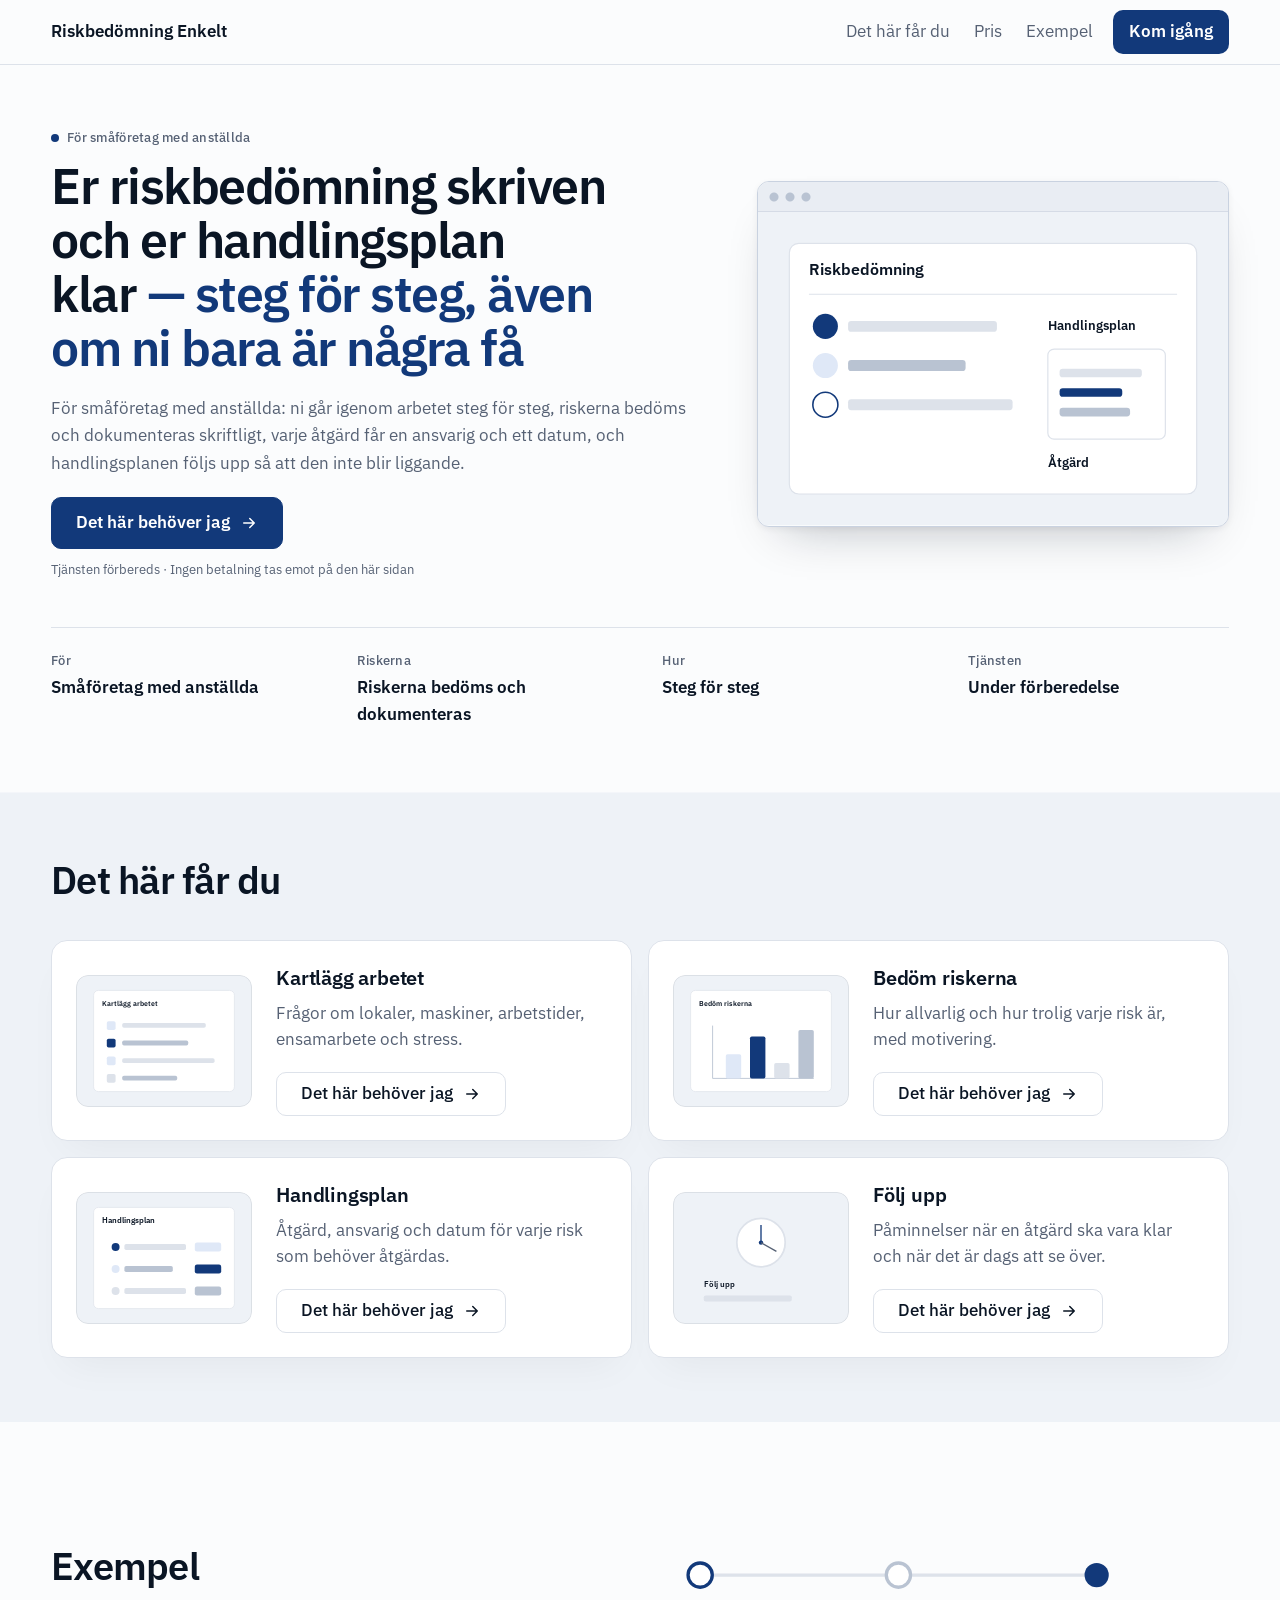
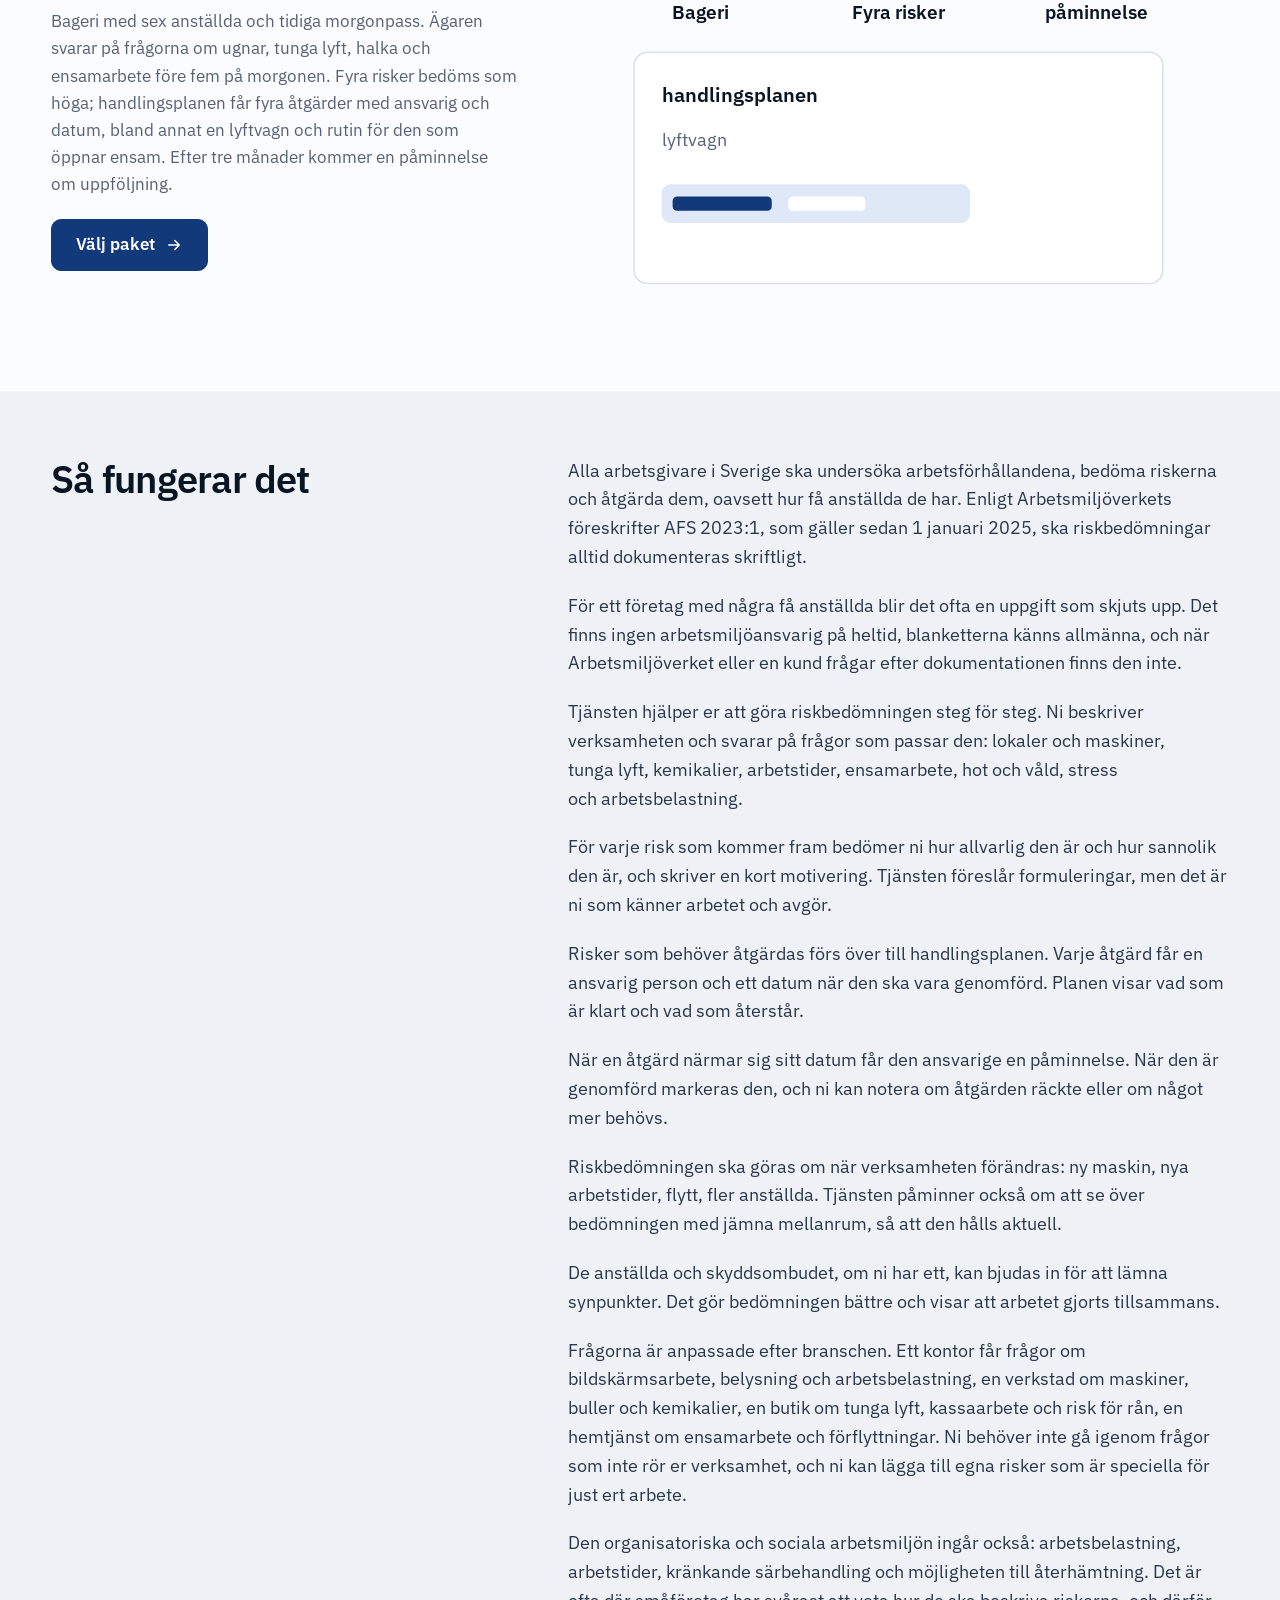
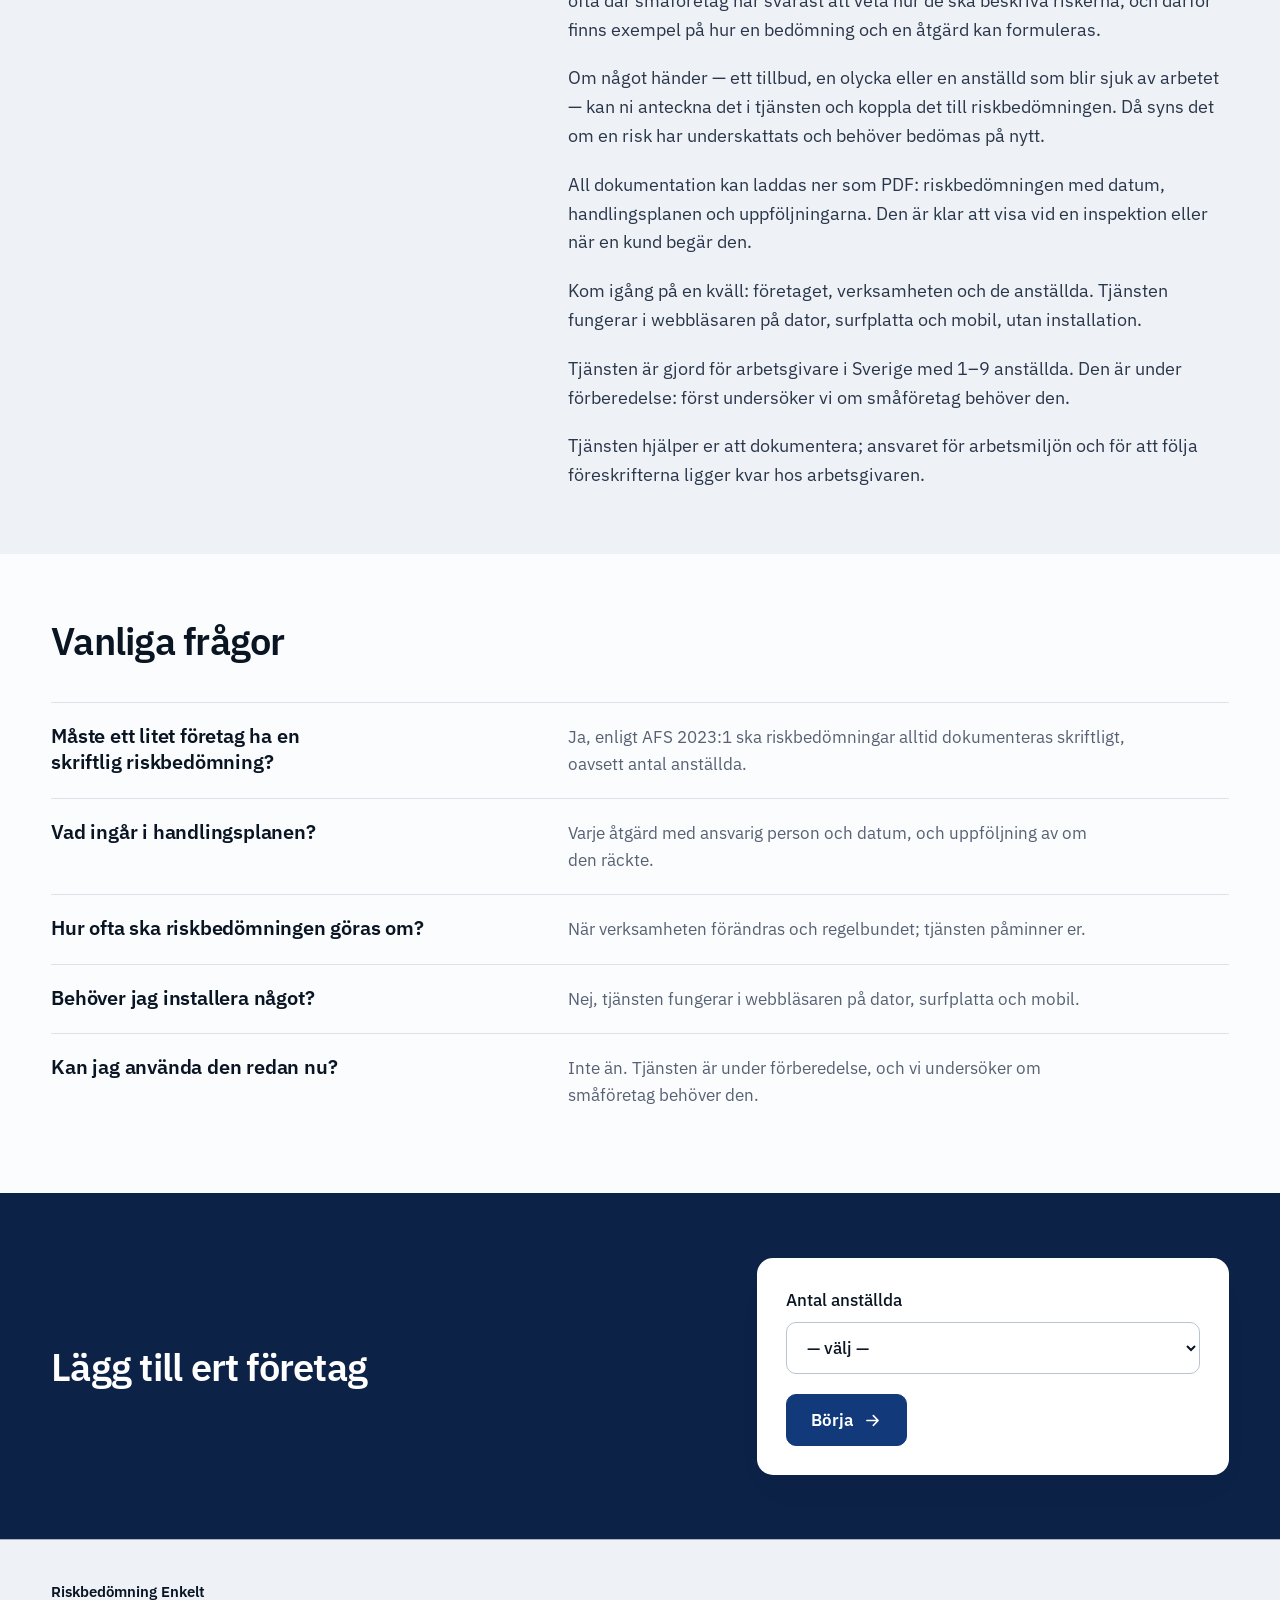
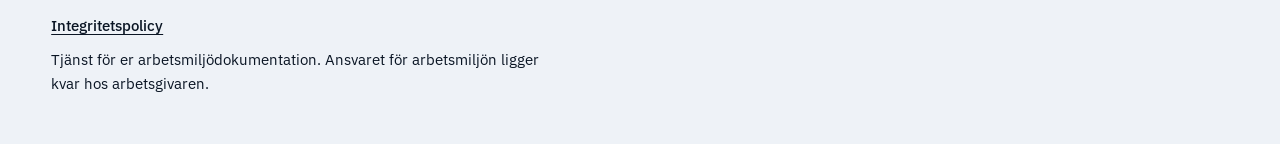
<file: index.html>
<!doctype html>
<html lang="sv-SE">
<head>
<meta charset="utf-8">
<!-- Google Tag Manager -->
<script>(function(w,d,s,l,i){w[l]=w[l]||[];w[l].push({'gtm.start':
new Date().getTime(),event:'gtm.js'});var f=d.getElementsByTagName(s)[0],
j=d.createElement(s),dl=l!='dataLayer'?'&l='+l:'';j.async=true;j.src=
'https://www.googletagmanager.com/gtm.js?id='+i+dl;f.parentNode.insertBefore(j,f);
})(window,document,'script','dataLayer','GTM-N4CNMSP7');</script>
<!-- End Google Tag Manager -->
<meta name="viewport" content="width=device-width,initial-scale=1">
<link rel="canonical" href="https://riskbedomning.dokufolio.com/">
<title>Riskbedömning och handlingsplan för små företag</title>
<meta name="description" content="För arbetsgivare med 1–9 anställda: skriftlig riskbedömning och handlingsplan enligt AFS 2023:1, steg för steg, med påminnelser och uppföljning.">
<link rel="icon" href="favicon.svg">
<link rel="stylesheet" href="style.css">
<link rel="preconnect" href="https://fonts.googleapis.com">
<link rel="preconnect" href="https://fonts.gstatic.com" crossorigin>
<link rel="stylesheet" href="https://fonts.googleapis.com/css2?family=IBM+Plex+Sans:wght@400;500;600&display=swap">
<link rel="stylesheet" href="variant.css">
<script src="smoke.js" defer></script>
<!-- faq-jsonld:start -->
<script type="application/ld+json">
{
 "@context": "https://schema.org",
 "@type": "FAQPage",
 "mainEntity": [
  {
   "@type": "Question",
   "name": "Måste ett litet företag ha en skriftlig riskbedömning?",
   "acceptedAnswer": {
    "@type": "Answer",
    "text": "Ja, enligt AFS 2023:1 ska riskbedömningar alltid dokumenteras skriftligt, oavsett antal anställda."
   }
  },
  {
   "@type": "Question",
   "name": "Vad ingår i handlingsplanen?",
   "acceptedAnswer": {
    "@type": "Answer",
    "text": "Varje åtgärd med ansvarig person och datum, och uppföljning av om den räckte."
   }
  },
  {
   "@type": "Question",
   "name": "Hur ofta ska riskbedömningen göras om?",
   "acceptedAnswer": {
    "@type": "Answer",
    "text": "När verksamheten förändras och regelbundet; tjänsten påminner er."
   }
  },
  {
   "@type": "Question",
   "name": "Behöver jag installera något?",
   "acceptedAnswer": {
    "@type": "Answer",
    "text": "Nej, tjänsten fungerar i webbläsaren på dator, surfplatta och mobil."
   }
  },
  {
   "@type": "Question",
   "name": "Kan jag använda den redan nu?",
   "acceptedAnswer": {
    "@type": "Answer",
    "text": "Inte än. Tjänsten är under förberedelse, och vi undersöker om småföretag behöver den."
   }
  }
 ]
}
</script>
<!-- faq-jsonld:end -->
</head>
<body>
<!-- Google Tag Manager (noscript) -->
<noscript><iframe src="https://www.googletagmanager.com/ns.html?id=GTM-N4CNMSP7"
height="0" width="0" style="display:none;visibility:hidden"></iframe></noscript>
<!-- End Google Tag Manager (noscript) -->

<header><div class="shell">
  <a class="home" href="index.html" data-ev="click_logo_home">Riskbedömning Enkelt</a>
  <nav><a href="#vad" data-ev="click_nav_vad">Det här får du</a><a href="price.html" data-ev="click_nav_pris">Pris</a><a href="#exempel" data-ev="click_nav_exempel">Exempel</a><a href="#start" data-ev="click_nav_start">Kom igång</a></nav>
</div></header>

<main class="shell">
  <section class="split">
    <div class="stack">
      <p class="meta rise"><span class="dot"></span> För småföretag med anställda</p>
      <h1 class="rise" style="--i:1" data-len="long">Er riskbedömning skriven och er handlingsplan klar&nbsp;<span class="soft">— steg för steg, även om ni bara är några få</span></h1>
      <p class="rise" style="--i:2">För småföretag med anställda: ni går igenom arbetet steg för steg, riskerna bedöms och dokumenteras skriftligt, varje åtgärd får en ansvarig och ett datum, och handlingsplanen följs upp så att den inte blir liggande.</p>
      <a class="button rise" style="--i:3" href="price.html" data-ev="cta_click">Det här behöver jag</a>
      <p class="meta rise" style="--i:4">Tjänsten förbereds · Ingen betalning tas emot på den här sidan</p>
    </div>
    <figure class="window rise" style="--i:2"><svg aria-hidden="true" focusable="false" class="shot" xmlns="http://www.w3.org/2000/svg" viewBox="0 0 1200 800"><rect width="1200" height="800" fill="#eef2f7" /><rect x="80" y="80" width="1040" height="640" rx="24" fill="#ffffff" stroke="#dde2ea" stroke-width="3" /><text x="130" y="160" font-size="40" font-weight="600" fill="#0a1524">Riskbedömning</text><line x1="130" y1="210" x2="1070" y2="210" stroke="#dde2ea" stroke-width="3" fill="none" /><rect x="140" y="260" width="64" height="64" rx="32" fill="#12397a" /><rect x="230" y="278" width="380" height="28" rx="8" fill="#dde2ea" /><rect x="140" y="360" width="64" height="64" rx="32" fill="#dfe8f7" /><rect x="230" y="378" width="300" height="28" rx="8" fill="#b9c3d2" /><rect x="140" y="460" width="64" height="64" rx="32" fill="#ffffff" stroke="#12397a" stroke-width="4" /><rect x="230" y="478" width="420" height="28" rx="8" fill="#dde2ea" /><text x="740" y="300" font-size="32" font-weight="600" fill="#0a1524">Handlingsplan</text><rect x="740" y="350" width="300" height="230" rx="16" fill="#ffffff" stroke="#dde2ea" stroke-width="3" /><rect x="770" y="400" width="210" height="22" rx="8" fill="#dde2ea" /><rect x="770" y="450" width="160" height="22" rx="8" fill="#12397a" /><rect x="770" y="500" width="180" height="22" rx="8" fill="#b9c3d2" /><text x="740" y="650" font-size="32" font-weight="600" fill="#0a1524">Åtgärd</text></svg></figure>
    <dl class="facts">
      <div><dt>För</dt><dd>Småföretag med anställda</dd></div>
      <div><dt>Riskerna</dt><dd>Riskerna bedöms och dokumenteras</dd></div>
      <div><dt>Hur</dt><dd>Steg för steg</dd></div>
      <div><dt>Tjänsten</dt><dd>Under förberedelse</dd></div>
    </dl>
  </section>

  <section id="vad" data-view="features_view">
    <div class="stack"><h2>Det här får du</h2></div>
    <div class="bento">
      <article class="tile stack reveal">
        <div class="art"><svg aria-hidden="true" focusable="false" xmlns="http://www.w3.org/2000/svg" viewBox="0 0 800 600"><rect width="800" height="600" fill="#eef2f7" /><rect x="80" y="70" width="640" height="460" rx="22" fill="#ffffff" stroke="#dde2ea" stroke-width="3" /><text x="120" y="140" font-size="34" font-weight="600" fill="#0a1524">Kartlägg arbetet</text><rect x="140" y="210" width="40" height="40" rx="8" fill="#dfe8f7" /><rect x="210" y="218" width="380" height="22" rx="8" fill="#dde2ea" /><rect x="140" y="290" width="40" height="40" rx="8" fill="#12397a" /><rect x="210" y="298" width="300" height="22" rx="8" fill="#b9c3d2" /><rect x="140" y="370" width="40" height="40" rx="8" fill="#dfe8f7" /><rect x="210" y="378" width="420" height="22" rx="8" fill="#dde2ea" /><rect x="140" y="450" width="40" height="40" rx="8" fill="#dde2ea" /><rect x="210" y="458" width="250" height="22" rx="8" fill="#b9c3d2" /></svg></div>
        <h3>Kartlägg arbetet</h3><p>Frågor om lokaler, maskiner, arbetstider, ensamarbete och stress.</p>
        <a class="button quiet" href="price.html" data-ev="feature_kartlagg">Det här behöver jag</a>
      </article>
      <article class="tile stack reveal">
        <div class="art"><svg aria-hidden="true" focusable="false" xmlns="http://www.w3.org/2000/svg" viewBox="0 0 800 600"><rect width="800" height="600" fill="#eef2f7" /><rect x="80" y="70" width="640" height="460" rx="22" fill="#ffffff" stroke="#dde2ea" stroke-width="3" /><text x="120" y="140" font-size="34" font-weight="600" fill="#0a1524">Bedöm riskerna</text><line x1="180" y1="470" x2="640" y2="470" stroke="#b9c3d2" stroke-width="4" fill="none" /><line x1="180" y1="230" x2="180" y2="470" stroke="#b9c3d2" stroke-width="4" fill="none" /><rect x="240" y="360" width="70" height="110" rx="8" fill="#dfe8f7" /><rect x="350" y="280" width="70" height="190" rx="8" fill="#12397a" /><rect x="460" y="400" width="70" height="70" rx="8" fill="#dde2ea" /><rect x="570" y="250" width="70" height="220" rx="8" fill="#b9c3d2" /></svg></div>
        <h3>Bedöm riskerna</h3><p>Hur allvarlig och hur trolig varje risk är, med motivering.</p>
        <a class="button quiet" href="price.html" data-ev="feature_bedom">Det här behöver jag</a>
      </article>
      <article class="tile stack reveal">
        <div class="art"><svg aria-hidden="true" focusable="false" xmlns="http://www.w3.org/2000/svg" viewBox="0 0 800 600"><rect width="800" height="600" fill="#eef2f7" /><rect x="80" y="70" width="640" height="460" rx="22" fill="#ffffff" stroke="#dde2ea" stroke-width="3" /><text x="120" y="140" font-size="36" font-weight="600" fill="#0a1524">Handlingsplan</text><circle cx="180" cy="250" r="18" fill="#12397a" /><rect x="220" y="236" width="280" height="28" rx="8" fill="#dde2ea" /><rect x="540" y="230" width="120" height="40" rx="10" fill="#dfe8f7" /><circle cx="180" cy="350" r="18" fill="#dfe8f7" /><rect x="220" y="336" width="220" height="28" rx="8" fill="#b9c3d2" /><rect x="540" y="330" width="120" height="40" rx="10" fill="#12397a" /><circle cx="180" cy="450" r="18" fill="#dde2ea" /><rect x="220" y="436" width="280" height="28" rx="8" fill="#dde2ea" /><rect x="540" y="430" width="120" height="40" rx="10" fill="#b9c3d2" /></svg></div>
        <h3>Handlingsplan</h3><p>Åtgärd, ansvarig och datum för varje risk som behöver åtgärdas.</p>
        <a class="button quiet" href="price.html" data-ev="feature_plan">Det här behöver jag</a>
      </article>
      <article class="tile stack reveal">
        <div class="art"><svg aria-hidden="true" focusable="false" xmlns="http://www.w3.org/2000/svg" viewBox="0 0 800 600"><rect width="800" height="600" fill="#eef2f7" /><circle cx="400" cy="230" r="110" fill="#ffffff" stroke="#dde2ea" stroke-width="8" /><circle cx="400" cy="230" r="10" fill="#12397a" /><line x1="400" y1="230" x2="400" y2="150" stroke="#12397a" stroke-width="6" fill="none" /><line x1="400" y1="230" x2="470" y2="270" stroke="#566174" stroke-width="6" fill="none" /><text x="140" y="430" font-size="36" font-weight="600" fill="#0a1524">Följ upp</text><rect x="140" y="470" width="400" height="28" rx="8" fill="#dde2ea" /></svg></div>
        <h3>Följ upp</h3><p>Påminnelser när en åtgärd ska vara klar och när det är dags att se över.</p>
        <a class="button quiet" href="price.html" data-ev="feature_folj">Det här behöver jag</a>
      </article>
    </div>
  </section>

  <section id="exempel" data-view="example_view" class="split flip">
    <div class="stack">
      <h2>Exempel</h2>
      <p>Bageri med sex anställda och tidiga morgonpass. Ägaren svarar på frågorna om ugnar, tunga lyft, halka och ensamarbete före fem på morgonen. Fyra risker bedöms som höga; handlingsplanen får fyra åtgärder med ansvarig och datum, bland annat en lyftvagn och rutin för den som öppnar ensam. Efter tre månader kommer en påminnelse om uppföljning.</p>
    <a class="button" href="price.html" data-ev="click_cta_after_example">Välj paket</a>
    </div>
<svg aria-hidden="true" focusable="false" class="shot reveal" xmlns="http://www.w3.org/2000/svg" viewBox="0 0 1200 800"><rect width="1200" height="800" fill="#eef2f7" /><line x1="240" y1="160" x2="960" y2="160" stroke="#dde2ea" stroke-width="6" fill="none" /><circle cx="240" cy="160" r="22" fill="#ffffff" stroke="#12397a" stroke-width="6" /><circle cx="600" cy="160" r="22" fill="#ffffff" stroke="#b9c3d2" stroke-width="6" /><circle cx="960" cy="160" r="22" fill="#12397a" /><text x="240" y="240" font-size="34" font-weight="600" fill="#0a1524" text-anchor="middle">Bageri</text><text x="600" y="240" font-size="34" font-weight="600" fill="#0a1524" text-anchor="middle">Fyra risker</text><text x="960" y="240" font-size="34" font-weight="600" fill="#0a1524" text-anchor="middle">påminnelse</text><rect x="120" y="300" width="960" height="420" rx="24" fill="#ffffff" stroke="#dde2ea" stroke-width="3" /><text x="170" y="390" font-size="36" font-weight="600" fill="#0a1524">handlingsplanen</text><text x="170" y="470" font-size="32" fill="#566174">lyftvagn</text><rect x="170" y="540" width="560" height="70" rx="16" fill="#dfe8f7" /><rect x="190" y="562" width="180" height="26" rx="8" fill="#12397a" /><rect x="400" y="562" width="140" height="26" rx="8" fill="#ffffff" /></svg>
  </section>
<!-- seo-tekst:start -->
  <section id="opis" class="split flip">
    <div class="stack"><h2>Så fungerar det</h2></div>
    <div class="stack">
      <p>Alla arbetsgivare i Sverige ska undersöka arbetsförhållandena, bedöma riskerna och åtgärda dem, oavsett hur få anställda de har. Enligt Arbetsmiljöverkets föreskrifter AFS 2023:1, som gäller sedan 1 januari 2025, ska riskbedömningar alltid dokumenteras skriftligt.</p>
    <p>För ett företag med några få anställda blir det ofta en uppgift som skjuts upp. Det finns ingen arbetsmiljöansvarig på heltid, blanketterna känns allmänna, och när Arbetsmiljöverket eller en kund frågar efter dokumentationen finns den inte.</p>
    <p>Tjänsten hjälper er att göra riskbedömningen steg för steg. Ni beskriver verksamheten och svarar på frågor som passar den: lokaler och maskiner, tunga lyft, kemikalier, arbetstider, ensamarbete, hot och våld, stress och arbetsbelastning.</p>
    <p>För varje risk som kommer fram bedömer ni hur allvarlig den är och hur sannolik den är, och skriver en kort motivering. Tjänsten föreslår formuleringar, men det är ni som känner arbetet och avgör.</p>
    <p>Risker som behöver åtgärdas förs över till handlingsplanen. Varje åtgärd får en ansvarig person och ett datum när den ska vara genomförd. Planen visar vad som är klart och vad som återstår.</p>
    <p>När en åtgärd närmar sig sitt datum får den ansvarige en påminnelse. När den är genomförd markeras den, och ni kan notera om åtgärden räckte eller om något mer behövs.</p>
    <p>Riskbedömningen ska göras om när verksamheten förändras: ny maskin, nya arbetstider, flytt, fler anställda. Tjänsten påminner också om att se över bedömningen med jämna mellanrum, så att den hålls aktuell.</p>
    <p>De anställda och skyddsombudet, om ni har ett, kan bjudas in för att lämna synpunkter. Det gör bedömningen bättre och visar att arbetet gjorts tillsammans.</p>
    <p>Frågorna är anpassade efter branschen. Ett kontor får frågor om bildskärmsarbete, belysning och arbetsbelastning, en verkstad om maskiner, buller och kemikalier, en butik om tunga lyft, kassaarbete och risk för rån, en hemtjänst om ensamarbete och förflyttningar. Ni behöver inte gå igenom frågor som inte rör er verksamhet, och ni kan lägga till egna risker som är speciella för just ert arbete.</p>
    <p>Den organisatoriska och sociala arbetsmiljön ingår också: arbetsbelastning, arbetstider, kränkande särbehandling och möjligheten till återhämtning. Det är ofta där småföretag har svårast att veta hur de ska beskriva riskerna, och därför finns exempel på hur en bedömning och en åtgärd kan formuleras.</p>
    <p>Om något händer — ett tillbud, en olycka eller en anställd som blir sjuk av arbetet — kan ni anteckna det i tjänsten och koppla det till riskbedömningen. Då syns det om en risk har underskattats och behöver bedömas på nytt.</p>
    <p>All dokumentation kan laddas ner som PDF: riskbedömningen med datum, handlingsplanen och uppföljningarna. Den är klar att visa vid en inspektion eller när en kund begär den.</p>
    <p>Kom igång på en kväll: företaget, verksamheten och de anställda. Tjänsten fungerar i webbläsaren på dator, surfplatta och mobil, utan installation.</p>
    <p>Tjänsten är gjord för arbetsgivare i Sverige med 1–9 anställda. Den är under förberedelse: först undersöker vi om småföretag behöver den.</p>
    <p>Tjänsten hjälper er att dokumentera; ansvaret för arbetsmiljön och för att följa föreskrifterna ligger kvar hos arbetsgivaren.</p>
    </div>
  </section>
  <section id="faq">
    <div class="stack"><h2>Vanliga frågor</h2></div>
    <div class="rows">
      <div class="split flip"><h3>Måste ett litet företag ha en skriftlig riskbedömning?</h3><p>Ja, enligt AFS 2023:1 ska riskbedömningar alltid dokumenteras skriftligt, oavsett antal anställda.</p></div>
      <div class="split flip"><h3>Vad ingår i handlingsplanen?</h3><p>Varje åtgärd med ansvarig person och datum, och uppföljning av om den räckte.</p></div>
      <div class="split flip"><h3>Hur ofta ska riskbedömningen göras om?</h3><p>När verksamheten förändras och regelbundet; tjänsten påminner er.</p></div>
      <div class="split flip"><h3>Behöver jag installera något?</h3><p>Nej, tjänsten fungerar i webbläsaren på dator, surfplatta och mobil.</p></div>
      <div class="split flip"><h3>Kan jag använda den redan nu?</h3><p>Inte än. Tjänsten är under förberedelse, och vi undersöker om småföretag behöver den.</p></div>
    </div>
  </section>
<!-- seo-tekst:end -->
  <section id="start" data-view="start_view" class="split">
    <div class="stack">
      <h2>Lägg till ert företag</h2>
    </div>
    <div class="tile stack">
      <label>Antal anställda<select data-ev-focus="form_start"><option value="">— välj —</option><option>1–3</option><option>4–6</option><option>7–9</option><option>Fler än 9</option></select></label>
      <a class="button" href="price.html" data-ev="form_submit_click">Börja</a>
    </div>
  </section>
</main>

<footer><div class="shell">
  <p><b>Riskbedömning Enkelt</b></p>
  <p><a href="privacy.html" data-ev="click_legal_privacy">Integritetspolicy</a></p>
  <p>Tjänst för er arbetsmiljödokumentation. Ansvaret för arbetsmiljön ligger kvar hos arbetsgivaren.</p>
</div></footer>

</body>
</html>
</file>
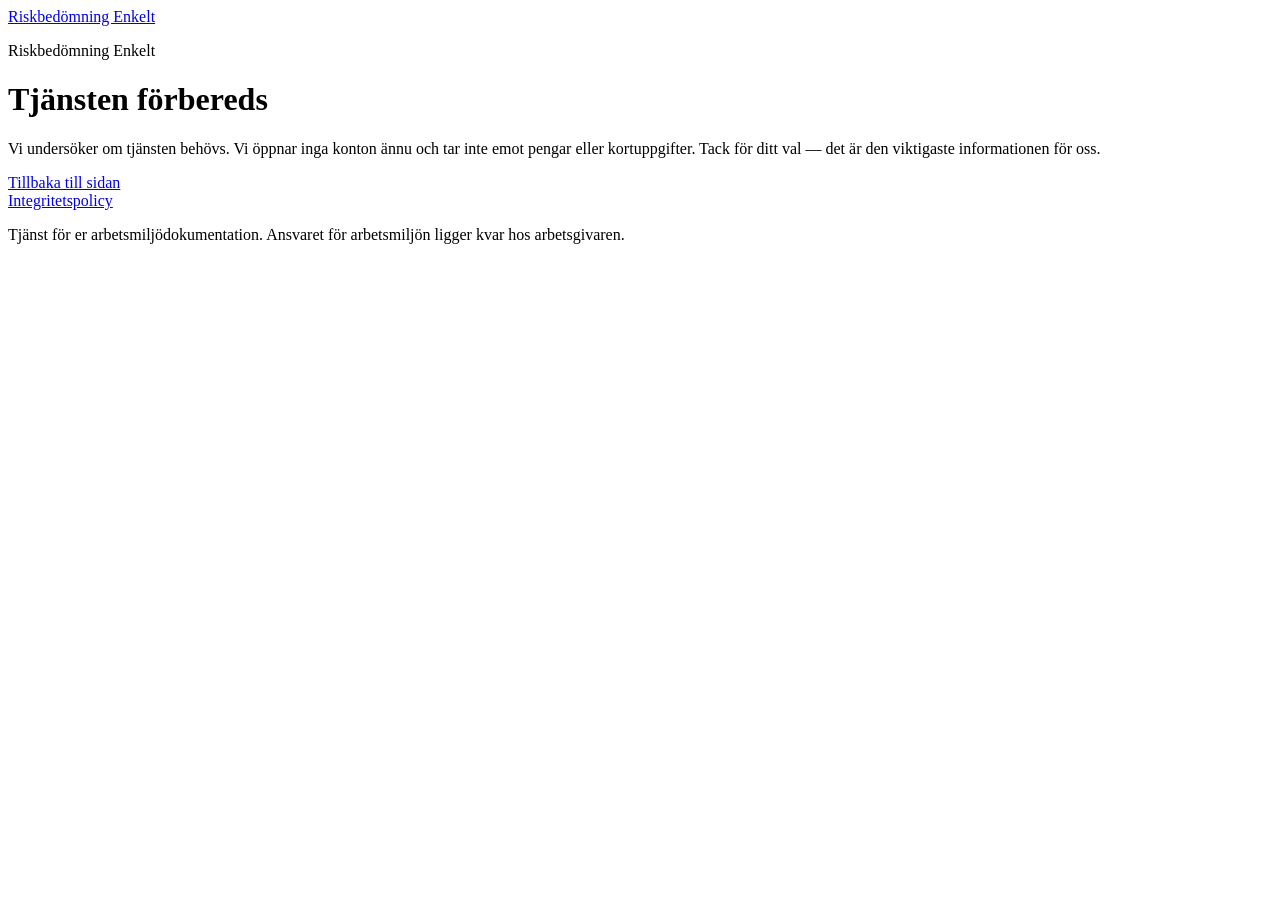
<file: pay.html>
<!doctype html>
<html lang="sv-SE">
<head>
<meta charset="utf-8">
<!-- Google Tag Manager -->
<script>(function(w,d,s,l,i){w[l]=w[l]||[];w[l].push({'gtm.start':
new Date().getTime(),event:'gtm.js'});var f=d.getElementsByTagName(s)[0],
j=d.createElement(s),dl=l!='dataLayer'?'&l='+l:'';j.async=true;j.src=
'https://www.googletagmanager.com/gtm.js?id='+i+dl;f.parentNode.insertBefore(j,f);
})(window,document,'script','dataLayer','GTM-N4CNMSP7');</script>
<!-- End Google Tag Manager -->
<meta name="viewport" content="width=device-width,initial-scale=1">
<link rel="canonical" href="https://riskbedomning.dokufolio.com/pay.html">
<title>Riskbedömning Enkelt — betalning är inte möjlig ännu</title>
<meta name="robots" content="noindex,nofollow">
<link rel="icon" href="favicon.svg">
<link rel="stylesheet" href="style.css">
<script src="smoke.js" defer></script>
</head>
<body data-page="pay">
<!-- Google Tag Manager (noscript) -->
<noscript><iframe src="https://www.googletagmanager.com/ns.html?id=GTM-N4CNMSP7"
height="0" width="0" style="display:none;visibility:hidden"></iframe></noscript>
<!-- End Google Tag Manager (noscript) -->
<header class="site"><div class="wrap bar">
  <a class="brand" href="index.html" data-ev="click_logo_home"><span class="mark"></span>Riskbedömning Enkelt</a>
</div></header>
<main class="page"><div class="wrap narrow center">
  <p class="eyebrow">Riskbedömning Enkelt</p>
  <h1>Tjänsten förbereds</h1>
  <p class="lead">Vi undersöker om tjänsten behövs. Vi öppnar inga konton ännu och tar inte emot pengar eller kortuppgifter. Tack för ditt val — det är den viktigaste informationen för oss.</p>
  <p class="note" data-show="plan" hidden>Ditt val av paket registrerades anonymt, utan dina uppgifter.</p>
  <p class="note" data-show="feature" hidden>Ditt val av funktion registrerades anonymt, utan dina uppgifter.</p>
  <p class="note" data-show="intent" hidden>Din förfrågan registrerades anonymt, utan dina uppgifter och dokument.</p>
  <div class="actions"><a class="btn primary" href="index.html" data-ev="click_back">Tillbaka till sidan</a></div>
  <p class="note" data-show="sent" hidden>Tack — vi skriver en gång, när tjänsten startar.</p>
  <div id="email-box" class="card" style="margin:44px auto 0;max-width:560px;text-align:left"><h2>Besked när vi startar</h2><p>Om du vill kan du lämna din e-postadress — vi skickar ett meddelande när tjänsten startar. Fältet är frivilligt.</p><div data-form-slot></div><p class="note" style="margin:6px 0 0"><a href="privacy.html" data-ev="click_legal_privacy">Integritetspolicy</a></p></div>
</div></main>
<footer class="site-foot"><div class="wrap">
  <p style="margin:0"><a href="privacy.html" data-ev="click_legal_privacy">Integritetspolicy</a></p>
  <p class="muted">Tjänst för er arbetsmiljödokumentation. Ansvaret för arbetsmiljön ligger kvar hos arbetsgivaren.</p>
</div></footer>
</body>
</html>
</file>
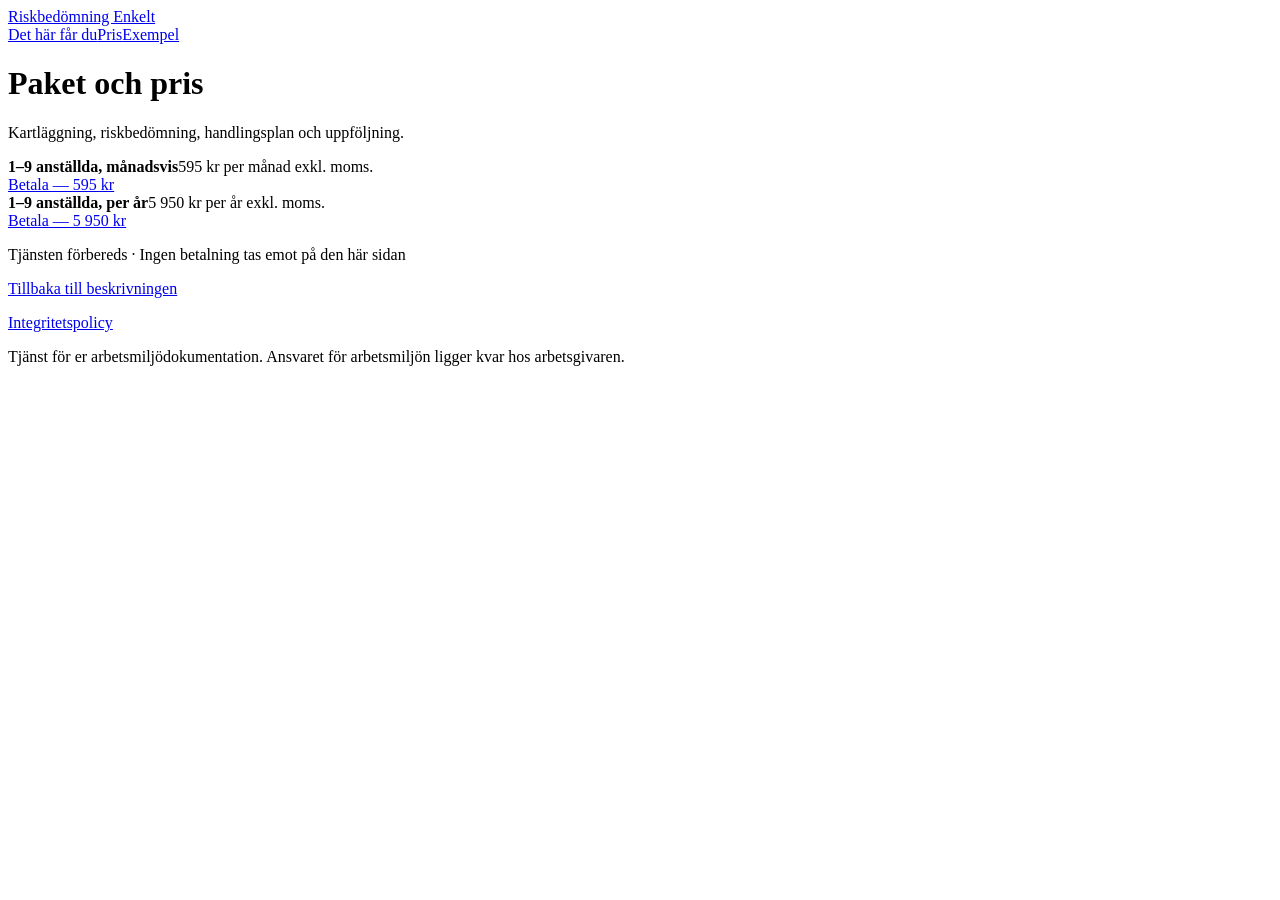
<file: price.html>
<!doctype html>
<html lang="sv-SE">
<head>
<meta charset="utf-8">
<!-- Google Tag Manager -->
<script>(function(w,d,s,l,i){w[l]=w[l]||[];w[l].push({'gtm.start':
new Date().getTime(),event:'gtm.js'});var f=d.getElementsByTagName(s)[0],
j=d.createElement(s),dl=l!='dataLayer'?'&l='+l:'';j.async=true;j.src=
'https://www.googletagmanager.com/gtm.js?id='+i+dl;f.parentNode.insertBefore(j,f);
})(window,document,'script','dataLayer','GTM-N4CNMSP7');</script>
<!-- End Google Tag Manager -->
<meta name="viewport" content="width=device-width,initial-scale=1">
<link rel="canonical" href="https://riskbedomning.dokufolio.com/price.html">
<title>Pris — riskbedömning och handlingsplan</title>
<meta name="description" content="Månadspris för skriftlig riskbedömning och handlingsplan enligt AFS 2023:1 för arbetsgivare med 1–9 anställda.">
<link rel="icon" href="favicon.svg">
<link rel="stylesheet" href="style.css">
<script src="smoke.js" defer></script>
<script>
  /* Prissidan öppnad — price_view via smoke.js (window.smokeTrack). */
  document.addEventListener("DOMContentLoaded", function () { if (window.smokeTrack) window.smokeTrack("price_view"); });
</script>
</head>
<body data-page="price">
<!-- Google Tag Manager (noscript) -->
<noscript><iframe src="https://www.googletagmanager.com/ns.html?id=GTM-N4CNMSP7"
height="0" width="0" style="display:none;visibility:hidden"></iframe></noscript>
<!-- End Google Tag Manager (noscript) -->

<header><div class="wrap">
  <div class="logo"><a href="index.html" data-ev="click_logo_home">Riskbedömning Enkelt</a></div>
  <nav class="top"><a href="index.html#vad" data-ev="click_nav_vad">Det här får du</a><a href="price.html" data-ev="click_nav_pris">Pris</a><a href="index.html#exempel" data-ev="click_nav_exempel">Exempel</a></nav>
</div></header>

<div class="wrap">
  <div class="hero">
    <h1>Paket och pris</h1>
    <p class="sub">Kartläggning, riskbedömning, handlingsplan och uppföljning.</p>
  </div>

  <section id="pris">
    <div class="grid">
      <div class="card"><b>1–9 anställda, månadsvis</b><span>595 kr per månad exkl. moms.</span><br><a class="btn" href="pay.html?plan=manad" data-ev="payment_click click_pay_manad">Betala — 595 kr</a></div>
      <div class="card"><b>1–9 anställda, per år</b><span>5 950 kr per år exkl. moms.</span><br><a class="btn" href="pay.html?plan=ar" data-ev="payment_click click_pay_ar">Betala — 5 950 kr</a></div>
    </div>
    <p class="cta-note">Tjänsten förbereds · Ingen betalning tas emot på den här sidan</p>
    <div class="actions"><a class="btn" href="index.html" data-ev="click_back">Tillbaka till beskrivningen</a></div>
  </section>
</div>

<footer><div class="wrap">
  <p><a href="privacy.html" data-ev="click_legal_privacy">Integritetspolicy</a></p>
  <p class="muted">Tjänst för er arbetsmiljödokumentation. Ansvaret för arbetsmiljön ligger kvar hos arbetsgivaren.</p>
</div></footer>

</body>
</html>
</file>
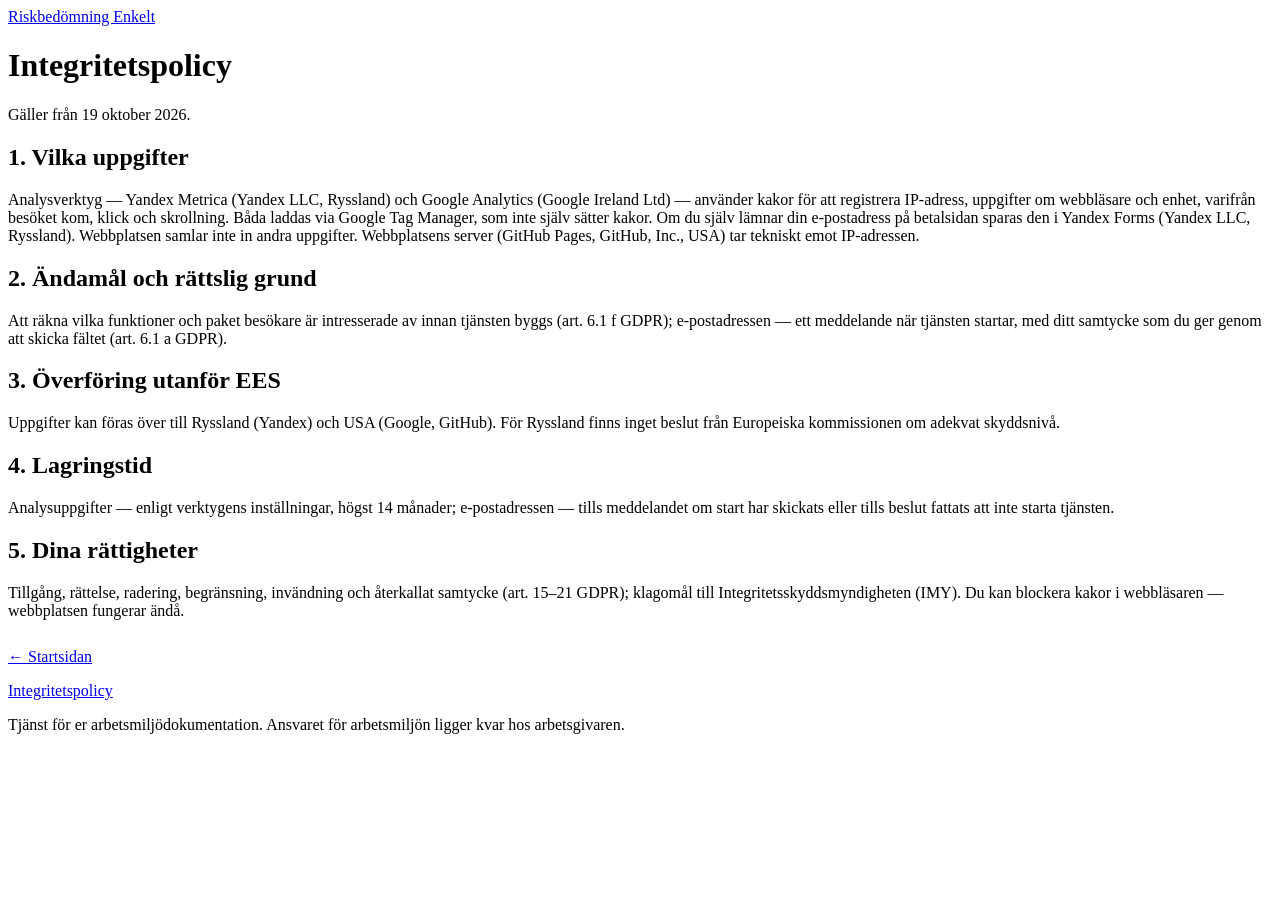
<file: privacy.html>
<!doctype html>
<html lang="sv-SE">
<head>
<meta charset="utf-8">
<!-- Google Tag Manager -->
<script>(function(w,d,s,l,i){w[l]=w[l]||[];w[l].push({'gtm.start':
new Date().getTime(),event:'gtm.js'});var f=d.getElementsByTagName(s)[0],
j=d.createElement(s),dl=l!='dataLayer'?'&l='+l:'';j.async=true;j.src=
'https://www.googletagmanager.com/gtm.js?id='+i+dl;f.parentNode.insertBefore(j,f);
})(window,document,'script','dataLayer','GTM-N4CNMSP7');</script>
<!-- End Google Tag Manager -->
<meta name="viewport" content="width=device-width,initial-scale=1">
<link rel="canonical" href="https://riskbedomning.dokufolio.com/privacy.html">
<title>Riskbedömning Enkelt — Integritetspolicy</title>
<meta name="description" content="Riskbedömning Enkelt: vilka uppgifter webbplatsen samlar in, varför, vart de går, hur länge de sparas och dina rättigheter.">
<link rel="icon" href="favicon.svg">
<link rel="stylesheet" href="style.css">
<script src="smoke.js" defer></script>
</head>
<body>
<!-- Google Tag Manager (noscript) -->
<noscript><iframe src="https://www.googletagmanager.com/ns.html?id=GTM-N4CNMSP7"
height="0" width="0" style="display:none;visibility:hidden"></iframe></noscript>
<!-- End Google Tag Manager (noscript) -->
<header class="site"><div class="wrap bar">
  <a class="brand" href="index.html" data-ev="click_logo_home"><span class="mark"></span>Riskbedömning Enkelt</a>
</div></header>
<main class="page"><div class="wrap narrow doc">
  <h1>Integritetspolicy</h1>
  <p class="lead">Gäller från 19 oktober 2026.</p>
  <h2>1. Vilka uppgifter</h2>
  <p>Analysverktyg — Yandex Metrica (Yandex LLC, Ryssland) och Google Analytics (Google Ireland Ltd) — använder kakor för att registrera IP-adress, uppgifter om webbläsare och enhet, varifrån besöket kom, klick och skrollning. Båda laddas via Google Tag Manager, som inte själv sätter kakor. Om du själv lämnar din e-postadress på betalsidan sparas den i Yandex Forms (Yandex LLC, Ryssland). Webbplatsen samlar inte in andra uppgifter. Webbplatsens server (GitHub Pages, GitHub, Inc., USA) tar tekniskt emot IP-adressen.</p>
  <h2>2. Ändamål och rättslig grund</h2>
  <p>Att räkna vilka funktioner och paket besökare är intresserade av innan tjänsten byggs (art. 6.1 f GDPR); e-postadressen — ett meddelande när tjänsten startar, med ditt samtycke som du ger genom att skicka fältet (art. 6.1 a GDPR).</p>
  <h2>3. Överföring utanför EES</h2>
  <p>Uppgifter kan föras över till Ryssland (Yandex) och USA (Google, GitHub). För Ryssland finns inget beslut från Europeiska kommissionen om adekvat skyddsnivå.</p>
  <h2>4. Lagringstid</h2>
  <p>Analysuppgifter — enligt verktygens inställningar, högst 14 månader; e-postadressen — tills meddelandet om start har skickats eller tills beslut fattats att inte starta tjänsten.</p>
  <h2>5. Dina rättigheter</h2>
  <p>Tillgång, rättelse, radering, begränsning, invändning och återkallat samtycke (art. 15–21 GDPR); klagomål till Integritetsskyddsmyndigheten (IMY). Du kan blockera kakor i webbläsaren — webbplatsen fungerar ändå.</p>
  <p style="margin-top:28px"><a href="index.html" data-ev="click_legal_back">&larr; Startsidan</a></p>
</div></main>
<footer class="site-foot"><div class="wrap">
  <p style="margin:0"><a href="privacy.html" data-ev="click_legal_privacy">Integritetspolicy</a></p>
  <p class="muted">Tjänst för er arbetsmiljödokumentation. Ansvaret för arbetsmiljön ligger kvar hos arbetsgivaren.</p>
</div></footer>
</body>
</html>
</file>
<file: style.css>
/* Общая база смоков (СМ-23): стиль — один на все смоки, правит «Смоки» в super-romeo/smoki-base. */
@import url("https://super-romeo.github.io/smoki-base/v1/style.css");
</file>
<file: variant.css>
/* Final sample v13 — one layer (СМ-45): tokens in :root, then general rules.
   Owner's ten choices: layout 17 · IBM Plex Sans · navy palette · background 06 (grey bands, dark form band) ·
   shape 02 (medium radius) · cards 05 (2×2, picture on the side) · hero 07 (picture in a window frame) ·
   density 02 (compact) · header 07 (button in header, light-grey footer) · motion 04 (load cascade only).
   Four commands on top: polish (whole) · emil-design-eng (interaction layer, no image placeholder colour) ·
   mobile-native (safe areas, footer press) · typeset (measure, leading and tracking per role, fallback face). */

/* fallback with Plex metrics: the swap from Segoe UI / Arial does not reflow lines */
@font-face { font-family: "Plex Fallback"; src: local("Segoe UI"), local("Arial"); size-adjust: 101.7%; ascent-override: 100.8%; descent-override: 27%; line-gap-override: 0%; }

:root {
  /* colour — one blue accent; white text on it passes AA */
  --canvas: #fbfcfd;
  --surface: #ffffff;
  --ink: #0a1524;
  --steel: #566174;
  --line: #dde2ea;
  --line-strong: #b9c3d2;
  --accent: #12397a;
  --accent-hover: #0d2247;              /* the dark band colour, no new hue */
  --accent-wash: #dfe8f7;
  --focus: #2f6fd6;
  --band-grey: #eef2f7;
  --band-dark: #0d2247;
  --shadow: 0 20px 40px -15px rgba(0, 0, 0, .05);
  /* type — one family; the larger the type, the tighter tracking and leading */
  --font-sans: "IBM Plex Sans", "Plex Fallback", "Segoe UI", system-ui, sans-serif;
  --text-display: clamp(2.25rem, 5vw, 3.75rem);
  --text-h2: clamp(1.75rem, 3vw, 2.5rem);
  --text-h3: 1.25rem;
  --text-body: 1.0625rem;
  --text-meta: .8125rem;
  --tracking-display: -.03em;
  --tracking: -.02em;
  --tracking-h3: -.01em;
  --leading-display: 1.08;
  --leading-tight: 1.15;
  --leading-h3: 1.3;
  --leading-body: 1.6;                  /* 1.55 on phones */
  --leading-snug: 1.5;                  /* short measure in cards */
  --measure: 56ch;                      /* about 70 characters of Plex per line */
  --measure-lead: 41.5rem;               /* hero lead keeps two lines at 1280; rem, because ch on an animated element can resolve against the fallback face */
  /* space, shape */
  --max: 1400px;
  --gutter: clamp(1rem, 4vw, 4rem);
  --section: 4rem;                      /* 3rem on phones */
  --gap: clamp(1.5rem, 3.5vw, 3.5rem);
  --head-gap: clamp(1.75rem, 3vw, 2.5rem);
  --pad-card: 1.75rem;                  /* 1.5rem on phones */
  --radius-card: 1rem;
  --radius-inner: .75rem;
  --radius-control: .625rem;            /* fields, buttons, header links */
  --header-h: 65px;                     /* sticky header with its border; 57px on phones */
  /* motion — UI feedback under 300ms */
  --ease-out: cubic-bezier(.23, 1, .32, 1);
  --dur: .15s;                          /* hover, colour */
  --dur-press: .16s;
  --dur-rise: .5s;                      /* first-screen cascade item */
  --stagger: 60ms;
  --press: .97;
  --arrow: url("data:image/svg+xml,%3Csvg xmlns='http://www.w3.org/2000/svg' viewBox='0 0 24 24' fill='none' stroke='%23000' stroke-width='2' stroke-linecap='round' stroke-linejoin='round'%3E%3Cpath d='M5 12h14M13 6l6 6-6 6'/%3E%3C/svg%3E");
}
@media (max-width: 767px) {
  :root { --section: 3rem; --gap: max(2rem, 5vw); --pad-card: 1.5rem; --leading-body: 1.55; --header-h: 57px; }
}

/* base */
*, *::before, *::after { box-sizing: border-box; }
html { scroll-behavior: smooth; scroll-padding-top: var(--header-h); -webkit-text-size-adjust: 100%; text-size-adjust: 100%; }
body { margin: 0; background: var(--canvas); color: var(--ink); font: 400 var(--text-body)/var(--leading-body) var(--font-sans); -webkit-font-smoothing: antialiased; -moz-osx-font-smoothing: grayscale; text-rendering: optimizeLegibility; font-synthesis: none; }
h1, h2, h3 { margin: 0; color: var(--ink); font-weight: 600; letter-spacing: var(--tracking); line-height: var(--leading-tight); text-wrap: balance; }
h1 { font-size: var(--text-display); letter-spacing: var(--tracking-display); line-height: var(--leading-display); }
/* long headlines (German, Polish, Russian…): the page sets data-len on h1 — long: over 70 characters, xlong: over 100 */
h1[data-len="long"] { --text-display: clamp(2.125rem, 4vw, 3.125rem); }
h1[data-len="xlong"] { --text-display: clamp(2rem, 3.6vw, 2.875rem); }
h3, dd { hyphens: auto; hyphenate-limit-chars: 12 4 4; }   /* long words in narrow cards and facts; the headline is not hyphenated */
h2 { font-size: var(--text-h2); }
h3 { font-size: var(--text-h3); letter-spacing: var(--tracking-h3); line-height: var(--leading-h3); }
p { margin: 0; color: var(--steel); max-width: var(--measure); }
h1 + p { max-width: var(--measure-lead); }
p, dd { text-wrap: pretty; }
h1, h2, h3, p, dd { overflow-wrap: anywhere; }   /* anywhere, not break-word: it also shrinks the column's minimum width */
.tile p { hyphens: auto; }
b { font-weight: 600; color: var(--ink); }
a { color: inherit; text-decoration-thickness: from-font; text-underline-offset: .2em; }
img { max-width: 100%; -webkit-user-drag: none; }
::selection { background: var(--accent-wash); color: var(--ink); }
:focus-visible, select:focus { outline: 2px solid var(--focus); outline-offset: 3px; }
select:focus:not(:focus-visible) { outline: 0; }

/* layout */
.shell { max-width: var(--max); margin: 0 auto; padding: 0 max(var(--gutter), env(safe-area-inset-right, 0px)) 0 max(var(--gutter), env(safe-area-inset-left, 0px)); }
section { padding: var(--section) 0; border-top: 1px solid transparent; }   /* 1px seam between blocks */
main > section:first-child { border-top: 0; }
main > section:not(.split) > * + * { margin-top: var(--head-gap); }
.split { display: grid; grid-template-columns: var(--cols, minmax(0, 7fr) minmax(0, 5fr)); gap: 1.5rem var(--gap); }
.flip { --cols: minmax(0, 5fr) minmax(0, 7fr); }
.split:has(> .stack + p) { --cols: minmax(0, 1fr); row-gap: .625rem; }   /* a bare sub-line sits under its heading */
section.split > .stack:first-child { align-self: center; }                 /* the shorter side centres against the taller */
.stack { display: grid; gap: 1.25rem; align-content: start; justify-items: start; }
.split > *, .stack > *, .bento > * { min-width: 0; }   /* a long word must wrap inside its column, not widen it (rollout: German pages) */
.stack > .meta + :is(h1, h2) { margin-top: -.5rem; }                       /* eyebrow belongs to its heading */
.stack > h3 + p { margin-top: -.625rem; }                                  /* card title belongs to its text */
.bento { display: grid; grid-template-columns: repeat(2, minmax(0, 1fr)); gap: 1rem; }

/* block backgrounds: grey bands, one dark form band (full-bleed) */
main > section:has(> .bento), #opis { --band: var(--band-grey); }   /* cards block by structure: every page has its own id */
#start { --band: var(--band-dark); --ink: #ffffff; --steel: #c3cee2; --accent-wash: rgba(255, 255, 255, .12); --focus: #9dbcf5; color: var(--ink); }
main > section:has(> .bento), #opis, #start { background: var(--band); box-shadow: 0 0 0 100vmax var(--band); clip-path: inset(0 -100vmax); }
#start .tile { --ink: #0a1524; --steel: #566174; --accent-wash: #dfe8f7; --focus: #2f6fd6; color: var(--ink); border-color: transparent; }
#start .tile select { border-color: var(--line-strong); }

/* long text: heading on the left, one column of text on the right, darker and larger than card text */
#opis > .stack:first-child { align-self: start; }
#opis > .stack + .stack > p { color: #2a3649; font-size: 1.125rem; max-width: 62ch; }

/* header, footer */
header { position: sticky; top: 0; z-index: 10; background: rgba(251, 252, 253, .86); -webkit-backdrop-filter: blur(12px); backdrop-filter: blur(12px); border-bottom: 1px solid var(--line); }
header .shell { display: flex; flex-wrap: wrap; align-items: center; justify-content: space-between; min-height: 64px; }
header nav { display: flex; flex-wrap: wrap; }
header a { display: inline-flex; align-items: center; min-height: 44px; padding: 0 .75rem; border-radius: var(--radius-control); color: var(--steel); text-decoration: none; transition: background-color var(--dur) ease, color var(--dur) ease, transform var(--dur-press) var(--ease-out); }
header a:active { color: var(--ink); }
header .home { margin-left: -.75rem; color: var(--ink); font-weight: 600; }
header nav a:last-child { margin-left: .5rem; padding: 0 1rem; background: var(--accent); color: #fff; font-weight: 600; }
header nav a:last-child:active { color: #fff; }
footer { padding: 2.5rem 0 calc(3rem + env(safe-area-inset-bottom, 0px)); background: var(--band-grey); color: var(--ink); border-top: 1px solid var(--line); font-size: .9375rem; }
footer a, footer p { color: var(--ink); }
footer a { display: inline-flex; align-items: center; min-height: 44px; font-weight: 500; transition: color var(--dur) ease, opacity var(--dur) ease; }

/* components */
.meta { display: inline-flex; align-items: center; gap: .5rem; font: 500 var(--text-meta)/1.4 var(--font-sans); letter-spacing: .02em; color: var(--steel); }
.button + .meta { margin-top: -.5rem; font-weight: 400; letter-spacing: 0; }   /* note under a button reads as body text */
.soft { color: var(--steel); }
h1 .soft { color: var(--accent); }   /* the benefit half of the headline: accent, not grey */
.dot { width: 8px; height: 8px; flex: none; border-radius: 50%; background: var(--accent); }
.button { display: inline-flex; align-items: center; justify-content: center; gap: .6rem; min-height: 52px; padding: 0 1.5rem; border: 1px solid var(--accent); border-radius: var(--radius-control); background: var(--accent); color: #ffffff; font-weight: 600; text-decoration: none; transition: transform var(--dur-press) var(--ease-out), background-color var(--dur) ease, border-color var(--dur) ease; }
.button::after { content: ""; width: 1.1em; height: 1.1em; background: currentColor; -webkit-mask: var(--arrow) center / contain no-repeat; mask: var(--arrow) center / contain no-repeat; transition: transform var(--dur-press) var(--ease-out); }
.button.quiet { min-height: 44px; border-color: var(--line); background: var(--surface); color: var(--ink); font-weight: 500; }
.button:active, header nav a:last-child:active { transform: scale(var(--press)); }
header a, .button, footer a, select, label { -webkit-tap-highlight-color: transparent; touch-action: manipulation; }
header a, .button { -webkit-user-select: none; user-select: none; }
.tile { padding: var(--pad-card); background: var(--surface); border: 1px solid var(--line); border-radius: var(--radius-card); box-shadow: var(--shadow); }
.tile p { line-height: var(--leading-snug); }
.art { width: 100%; aspect-ratio: 4 / 3; overflow: hidden; border-radius: var(--radius-inner); background: var(--canvas); }
.art img, .art svg { display: block; width: 100%; height: 100%; object-fit: cover; border-radius: inherit; }   /* picture: image file or inline drawing */
.art img, .art svg { outline: 1px solid rgba(10, 21, 36, .08); outline-offset: -1px; }   /* hairline so pale pictures do not melt into the card */
.shot { display: block; align-self: center; width: 100%; height: auto; aspect-ratio: 3 / 2; object-fit: cover; border-radius: var(--radius-card); }   /* no frame of its own: the drawing already has cards inside */
.window { margin: 0; align-self: center; overflow: hidden; background: var(--surface); border: 1px solid #c9d2e0; border-radius: var(--radius-inner); box-shadow: 0 24px 48px -26px rgba(10, 21, 36, .30), 0 2px 6px rgba(10, 21, 36, .06); }
.window::before { content: ""; display: block; height: 30px; border-bottom: 1px solid #d5dbe6;
  background: radial-gradient(circle at 16px 15px, var(--line-strong) 4px, transparent 5px), radial-gradient(circle at 32px 15px, var(--line-strong) 4px, transparent 5px),
    radial-gradient(circle at 48px 15px, var(--line-strong) 4px, transparent 5px), #e9edf3; }
.window .shot { border-radius: 0; }
svg.shot:not(.window *) > rect:first-child { fill: none; }   /* example drawing: no grey panel behind its cards — one frame level less */
.facts { grid-column: 1 / -1; display: grid; grid-template-columns: repeat(4, minmax(0, 1fr)); gap: 1rem var(--gap); margin: 1.5rem 0 0; padding-top: 1.5rem; border-top: 1px solid var(--line); }
.facts dt { font: 500 var(--text-meta)/1.4 var(--font-sans); letter-spacing: .02em; color: var(--steel); }
.facts dd { margin: .25rem 0 0; font-weight: 600; }
.rows > * { align-items: baseline; padding: 1.25rem 0; border-top: 1px solid var(--line); }   /* question and answer share a baseline */
label { display: grid; gap: .5rem; width: 100%; font-weight: 500; }
select { width: 100%; min-width: 0; min-height: 52px; padding: 0 1rem; font: inherit; color: var(--ink); background: var(--surface); border: 1px solid var(--line); border-radius: var(--radius-control); accent-color: var(--accent); }
select, label { cursor: pointer; }

/* cards from 768px: picture on the side; on tablets it yields width to the text */
@media (min-width: 768px) {
  .tile:has(> .art) { grid-template-columns: minmax(0, 11rem) minmax(0, 1fr); column-gap: 1.5rem; align-items: center; padding: 1.5rem; }
  .tile > .art { grid-row: 1 / span 3; }
  .tile:has(> .art) > :not(.art) { grid-column: 2; }
}
@media (min-width: 768px) and (max-width: 1023px) {
  .facts { grid-template-columns: repeat(2, minmax(0, 1fr)); }
  .tile:has(> .art) { grid-template-columns: minmax(0, 6rem) minmax(0, 1fr); column-gap: 1rem; }
}

/* phones: one column; header = name + button in one row, section links hidden */
@media (max-width: 767px) {
  .split, .bento { grid-template-columns: minmax(0, 1fr); }
  h1, h2 { hyphens: auto; }   /* phones: a word longer than the line is hyphenated */
  .facts { grid-template-columns: repeat(2, minmax(0, 1fr)); }
  .button { width: 100%; }
  header .shell { flex-wrap: nowrap; min-height: 56px; }
  header nav a:not(:last-child) { display: none; }
  header nav a:last-child { min-height: 40px; margin: 0; }
}

/* hover only where there is a real pointer: a tap must not leave a stuck hover */
@media (hover: hover) and (pointer: fine) {
  header a:hover { color: var(--ink); background: var(--accent-wash); }
  header .home:hover { background: transparent; }
  header nav a:last-child:hover { color: #fff; background: var(--accent-hover); }
  .button:not(.quiet):hover { background: var(--accent-hover); border-color: var(--accent-hover); }
  .button.quiet:hover { border-color: var(--accent); background: var(--accent-wash); }
  footer a:hover { color: var(--accent); }
}
@media not all and (hover: hover) and (pointer: fine) {
  footer a:active { opacity: .6; }
}

/* motion: first-screen cascade on load only; reduced motion keeps opacity, drops travel */
@media (prefers-reduced-motion: no-preference) {
  @keyframes rise-in { from { opacity: 0; transform: translateY(8px); } }
  .rise { animation: rise-in var(--dur-rise) var(--ease-out) calc(var(--i, 0) * var(--stagger)) backwards; }
}
@media (hover: hover) and (pointer: fine) and (prefers-reduced-motion: no-preference) {
  .button:hover::after { transform: translateX(2px); }
}
@media (prefers-reduced-motion: reduce) {
  @keyframes fade-in { from { opacity: 0; } }
  html { scroll-behavior: auto; }
  .rise { animation: fade-in .2s ease backwards; }
  .button:active, header nav a:last-child:active { transform: none; }
}
</file>
